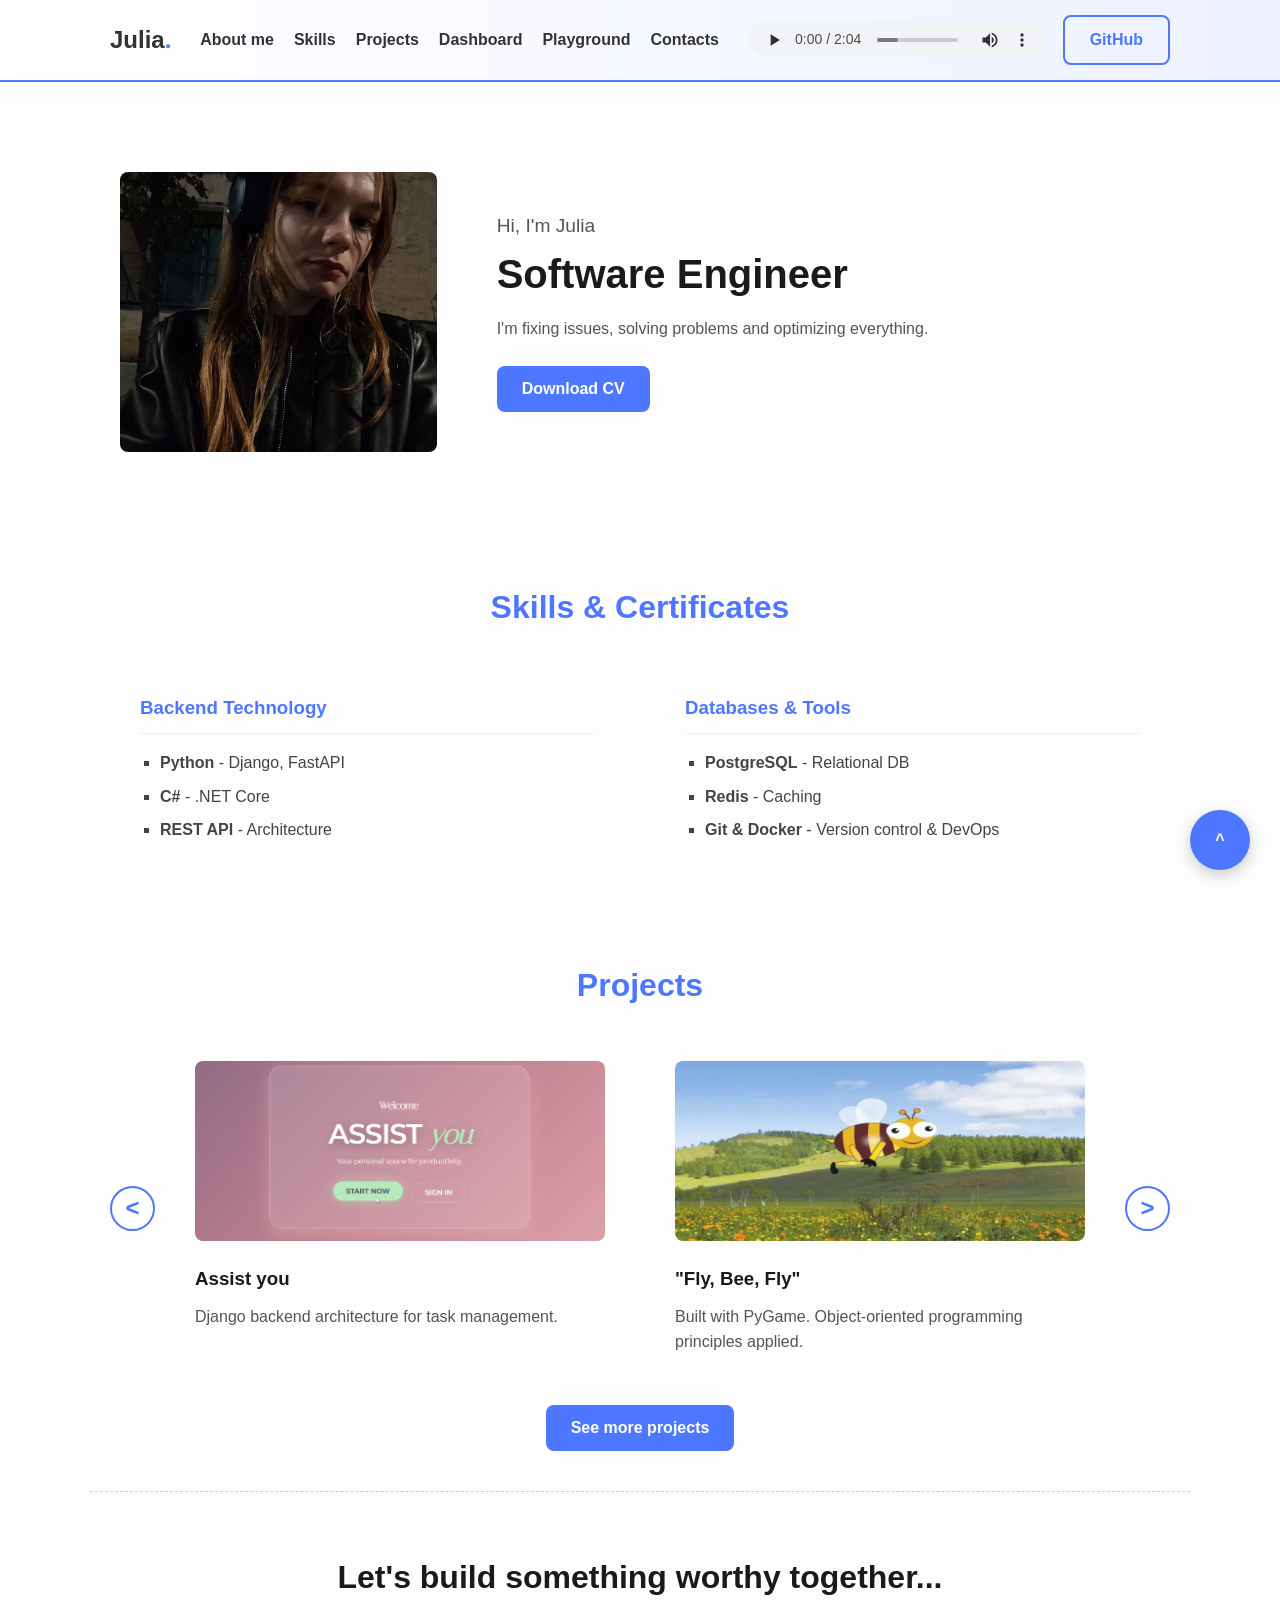
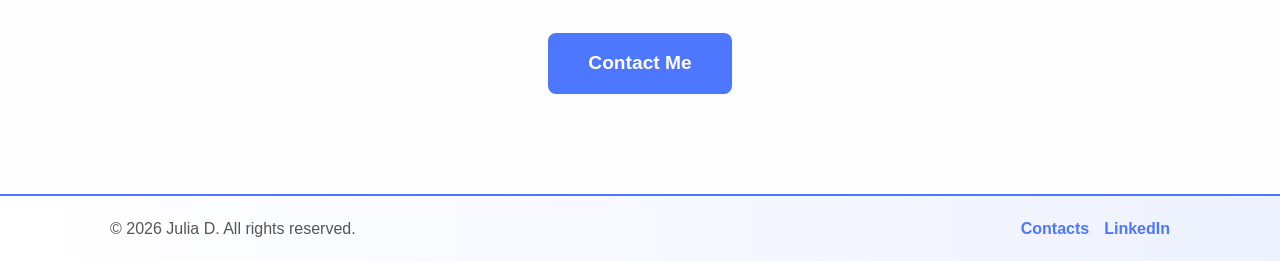
<file: index.html>
<!DOCTYPE html>
<html lang="en">
<head>
    <meta charset="UTF-8">
    <meta name="viewport" content="width=device-width, initial-scale=1.0">
    <meta name="description" content="Portfolio of a Backend Developer">
    <title>Julia D. | Backend Developer</title>
    <link rel="stylesheet" href="style.css">
</head>
<body class="page">

    <header class="header">
        <div class="container header__inner">
            <div class="header__logo">Julia<span>.</span></div>
            
            <nav class="nav">
                <input type="checkbox" id="menu-toggle" class="nav__checkbox">
                
                <label for="menu-toggle" class="nav__sandwich">
                    <span class="nav__sandwich-line"></span>
                    <span class="nav__sandwich-line"></span>
                    <span class="nav__sandwich-line"></span>
                </label>

                <ul class="nav__list">
                    <li class="nav__item"><a href="index.html" class="nav__link">About me</a></li>
                    <li class="nav__item"><a href="index.html#skills" class="nav__link">Skills</a></li>
                    <li class="nav__item"><a href="projects.html" class="nav__link">Projects</a></li>
                    <li class="nav__item"><a href="dashboard.html" class="nav__link">Dashboard</a></li>
                    <li class="nav__item"><a href="playground.html" class="nav__link">Playground</a></li>
                    <li class="nav__item"><a href="contact.html" class="nav__link">Contacts</a></li>
                </ul>
            </nav>

            <div class="header__actions">
                <audio src="media/the_mountain.mp3" controls class="header__player"></audio>
                <a href="https://github.com/Tomorrowllbethere" target="_blank" class="btn btn_outline">GitHub</a>
            </div>
        </div>
    </header>

    <main class="main">
        <section id="about" class="hero container">
            <aside class="hero__image-wrapper accent-outline">
                <img src="image/me.jpg" alt="Profile" class="hero__img">
            </aside>
            <article class="hero__text">
                <p class="hero__greeting">Hi, I'm Julia</p>
                <h1 class="hero__title"><b>Software Engineer</b></h1>
                <p class="hero__desc">I'm fixing issues, solving problems and optimizing everything.</p>
                <div class="hero__btns">
                    <a href="media/tester.pdf" download class="btn btn_primary">Download CV</a>
                </div>
            </article>
        </section>

        <section id="skills" class="skills container">
            <h2 class="section-title">Skills & Certificates</h2>
            <ol class="skills__list">
                <li class="skills__item accent-outline">
                    <h3 class="skills__category-title">Backend Technology</h3>
                    <ul class="skills__sublist">
                        <li class="skills__tech"><b>Python</b> - Django, FastAPI</li>
                        <li class="skills__tech"><b>C#</b> - .NET Core</li>
                        <li class="skills__tech"><b>REST API</b> - Architecture</li>
                    </ul>
                </li>
                <li class="skills__item accent-outline">
                    <h3 class="skills__category-title">Databases & Tools</h3>
                    <ul class="skills__sublist">
                        <li class="skills__tech"><b>PostgreSQL</b> - Relational DB</li>
                        <li class="skills__tech"><b>Redis</b> - Caching</li>
                        <li class="skills__tech"><b>Git & Docker</b> - Version control & DevOps</li>
                    </ul>
                </li>
            </ol>
        </section>

        <section class="projects-preview container">
            <h2 class="section-title">Projects</h2>
            
            <div class="carousel">
                <button class="carousel__btn">&lt;</button>
                
                <div class="carousel__cards">
                    <article class="project-card accent-outline">
                        <img src="image/assist_you_welcome.png" alt="AssistYou" class="project-card__img">
                        <h3 class="project-card__title">Assist you</h3>
                        <p class="project-card__desc"> Django backend architecture for task management.</p>
                    </article>
                    <article class="project-card accent-outline">
                        <img src="image/fly_bee.png" alt="Python Game" class="project-card__img">
                        <h3 class="project-card__title">"Fly, Bee, Fly"</h3>
                        <p class="project-card__desc">Built with PyGame. Object-oriented programming principles applied.</p>
                    </article>
                </div>
                
                <button class="carousel__btn">&gt;</button>
            </div>

            <div class="projects-preview__action">
                <a href="projects.html" class="btn btn_primary">See more projects</a>
            </div>
        </section>

        <section class="cta container">
            <h2 class="cta__title">Let's build something worthy together...</h2>


            <a href="contact.html" class="btn btn_primary btn_large">Contact Me</a>
        </section>
    </main>

    <footer class="footer">
        <div class="container footer__inner">
            <p class="footer__copyright">&copy; 2026 Julia D. All rights reserved.</p>
            <div class="footer__links">
                <a href="contact.html" class="footer__link">Contacts</a>
                <a href="https://www.linkedin.com/in/yuliia-diakiv/" target="_blank" class="footer__link">LinkedIn</a>
            </div>
        </div>
    </footer>
    <a href="#" class="bubble">
    <span class="bubble__icon">^</span>
</a>

</body>
</html>
</file>
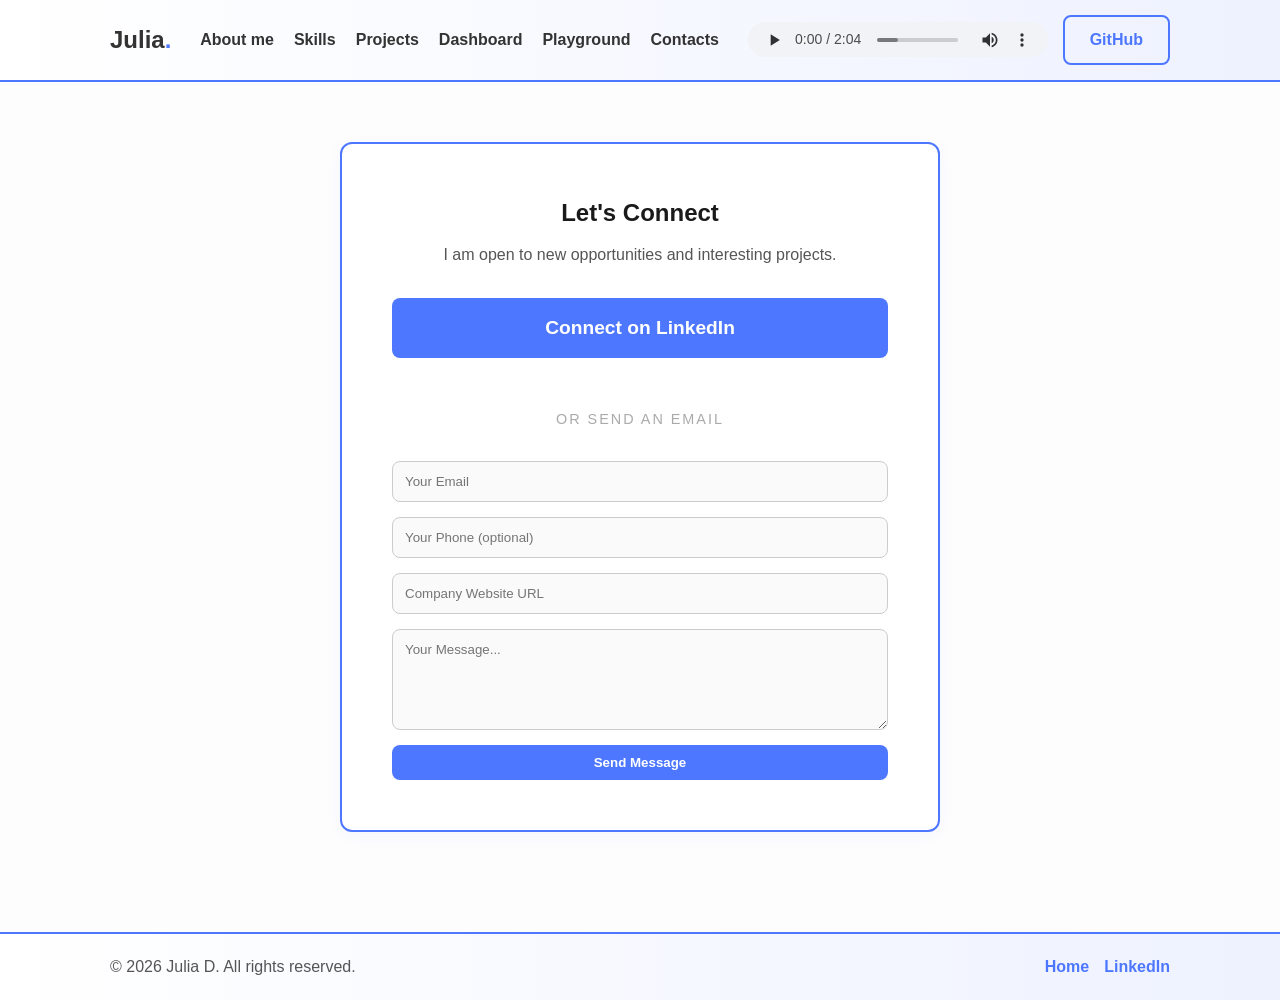
<file: contact.html>
<!DOCTYPE html>
<html lang="en">
<head>
    <meta charset="UTF-8">
    <meta name="viewport" content="width=device-width, initial-scale=1.0">
    <meta name="description" content="Contact Julia D.">
    <title>Contact | Julia K.</title>
    <link rel="stylesheet" href="style.css">
</head>
<body class="page">

    <header class="header">
        <div class="container header__inner">
            <div class="header__logo">Julia<span>.</span></div>
            
           <nav class="nav">
                <input type="checkbox" id="menu-toggle" class="nav__checkbox">
                
                <label for="menu-toggle" class="nav__sandwich">
                    <span class="nav__sandwich-line"></span>
                    <span class="nav__sandwich-line"></span>
                    <span class="nav__sandwich-line"></span>
                </label>

                <ul class="nav__list">
                    <li class="nav__item"><a href="index.html" class="nav__link">About me</a></li>
                    <li class="nav__item"><a href="index.html#skills" class="nav__link">Skills</a></li>
                    <li class="nav__item"><a href="projects.html" class="nav__link">Projects</a></li>
                    <li class="nav__item"><a href="dashboard.html" class="nav__link">Dashboard</a></li>
                    <li class="nav__item"><a href="playground.html" class="nav__link">Playground</a></li>
                    <li class="nav__item"><a href="contact.html" class="nav__link">Contacts</a></li>
                </ul>
            </nav>

            <div class="header__actions">
                <audio src="media/the_mountain.mp3" controls class="header__player"></audio>
                <a href="https://github.com/Tomorrowllbethere" target="_blank" class="btn btn_outline">GitHub</a>
            </div>
        </div>
    </header>

    <main class="contact container">
        <section class="contact__wrapper card-outline">
            <h1 class="contact__title">Let's Connect</h1>
            <p class="contact__desc">I am open to new opportunities and interesting projects.</p>
            
            <a href="https://www.linkedin.com/in/yuliia-diakiv/" target="_blank" class="btn btn_primary btn_large btn_full">
                Connect on LinkedIn
            </a>

            <div class="contact__divider"><span>OR SEND AN EMAIL</span></div>

            <form action="#" class="form">
                <input type="email" placeholder="Your Email" required class="form__input">
                <input type="tel" placeholder="Your Phone (optional)" pattern="[0-9]{10}" class="form__input">
                <input type="url" placeholder="Company Website URL" class="form__input">
                <textarea placeholder="Your Message..." required rows="5" class="form__textarea"></textarea>
                <button type="submit" class="btn btn_primary">Send Message</button>
            </form>
        </section>
    </main>

    <footer class="footer">
        <div class="container footer__inner">
            <p class="footer__copyright">&copy; 2026 Julia D. All rights reserved.</p>
            <div class="footer__links">
                <a href="index.html" class="footer__link">Home</a>
                <a href="https://www.linkedin.com/in/yuliia-diakiv/" target="_blank" class="footer__link">LinkedIn</a>
            </div>
        </div>
    </footer>
    

</body>
</html>
</file>
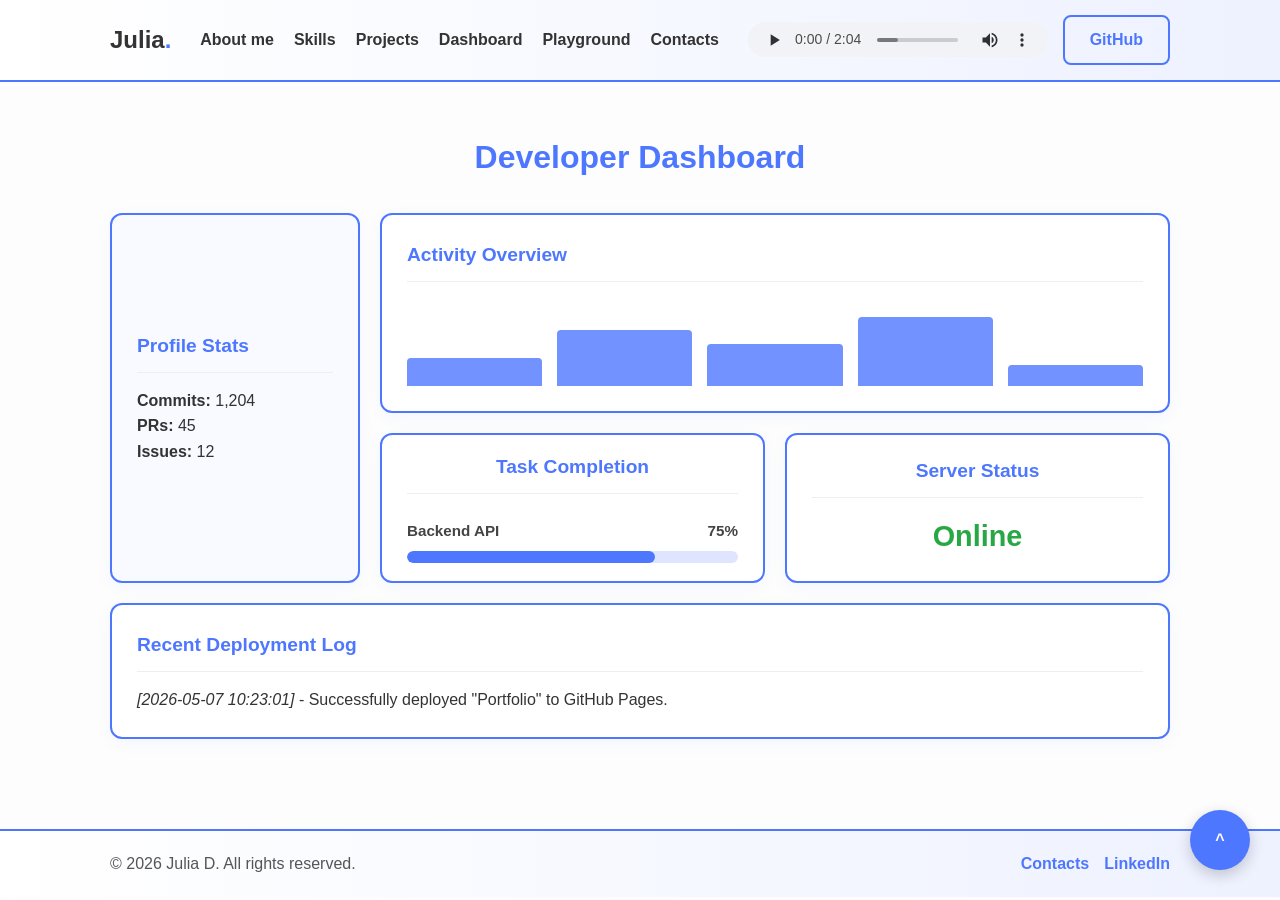
<file: dashboard.html>
<!DOCTYPE html>
<html lang="en">
<head>
    <meta charset="UTF-8">
    <meta name="viewport" content="width=device-width, initial-scale=1.0">
    <title>Dashboard | Julia D.</title>
    <link rel="stylesheet" href="style.css">
</head>
<body class="page">

    <header class="header">
        <div class="container header__inner">
            <div class="header__logo">Julia<span>.</span></div>
            
           <nav class="nav">
                <input type="checkbox" id="menu-toggle" class="nav__checkbox">
                
                <label for="menu-toggle" class="nav__sandwich">
                    <span class="nav__sandwich-line"></span>
                    <span class="nav__sandwich-line"></span>
                    <span class="nav__sandwich-line"></span>
                </label>

                <ul class="nav__list">
                    <li class="nav__item"><a href="index.html" class="nav__link">About me</a></li>
                    <li class="nav__item"><a href="index.html#skills" class="nav__link">Skills</a></li>
                    <li class="nav__item"><a href="projects.html" class="nav__link">Projects</a></li>
                    <li class="nav__item"><a href="dashboard.html" class="nav__link">Dashboard</a></li>
                    <li class="nav__item"><a href="playground.html" class="nav__link">Playground</a></li>
                    <li class="nav__item"><a href="contact.html" class="nav__link">Contacts</a></li>
                </ul>
            </nav>

            <div class="header__actions">
                <audio src="media/the_mountain.mp3" controls class="header__player"></audio>
                <a href="https://github.com/Tomorrowllbethere" target="_blank" class="btn btn_outline">GitHub</a>
            </div>
        </div>
    </header>

    <main class="dashboard container">
        <h1 class="section-title">Developer Dashboard</h1>
        
        <section class="dashboard__grid">
            
            <div class="dashboard__item dashboard__item_sidebar card-outline">
                <h3 class="dashboard__widget-title">Profile Stats</h3>
                <p><strong>Commits:</strong> 1,204</p>
                <p><strong>PRs:</strong> 45</p>
                <p><strong>Issues:</strong> 12</p>
            </div>

            <div class="dashboard__item dashboard__item_main card-outline">
                <h3 class="dashboard__widget-title">Activity Overview</h3>
                <div class="dashboard__mock-chart">
                    <span class="dashboard__bar" style="height: 40%;"></span>
                    <span class="dashboard__bar" style="height: 80%;"></span>
                    <span class="dashboard__bar" style="height: 60%;"></span>
                    <span class="dashboard__bar" style="height: 100%;"></span>
                    <span class="dashboard__bar" style="height: 30%;"></span>
                </div>
            </div>

           <div class="dashboard__item dashboard__item_widget-1 card-outline">
                <h3 class="dashboard__widget-title">Task Completion</h3>
                
                <div class="progress">
                    <div class="progress__header">
                        <span class="progress__name">Backend API</span>
                        <span class="progress__percent">75%</span>
                    </div>
                    <div class="progress__track">
                        <div class="progress__fill" style="width: 75%;"></div>
                    </div>
                </div>
            </div>

            <div class="dashboard__item dashboard__item_widget-2 card-outline">
                <h3 class="dashboard__widget-title">Server Status</h3>
                <p class="dashboard__highlight dashboard__highlight_green">Online</p>
            </div>

            <div class="dashboard__item dashboard__item_bottom card-outline">
                <h3 class="dashboard__widget-title">Recent Deployment Log</h3>
                <p><em>[2026-05-07 10:23:01]</em> - Successfully deployed "Portfolio" to GitHub Pages.</p>
            </div>

        </section>
    </main>

    <footer class="footer">
        <div class="container footer__inner">
            <p class="footer__copyright">&copy; 2026 Julia D. All rights reserved.</p>
            <div class="footer__links">
                <a href="contact.html" class="footer__link">Contacts</a>
                <a href="https://www.linkedin.com/in/yuliia-diakiv/" target="_blank" class="footer__link">LinkedIn</a>
            </div>
        </div>
    </footer>

    <a href="#" class="bubble">
    <span class="bubble__icon">^</span>
    </a>

</body>
</html>
</file>
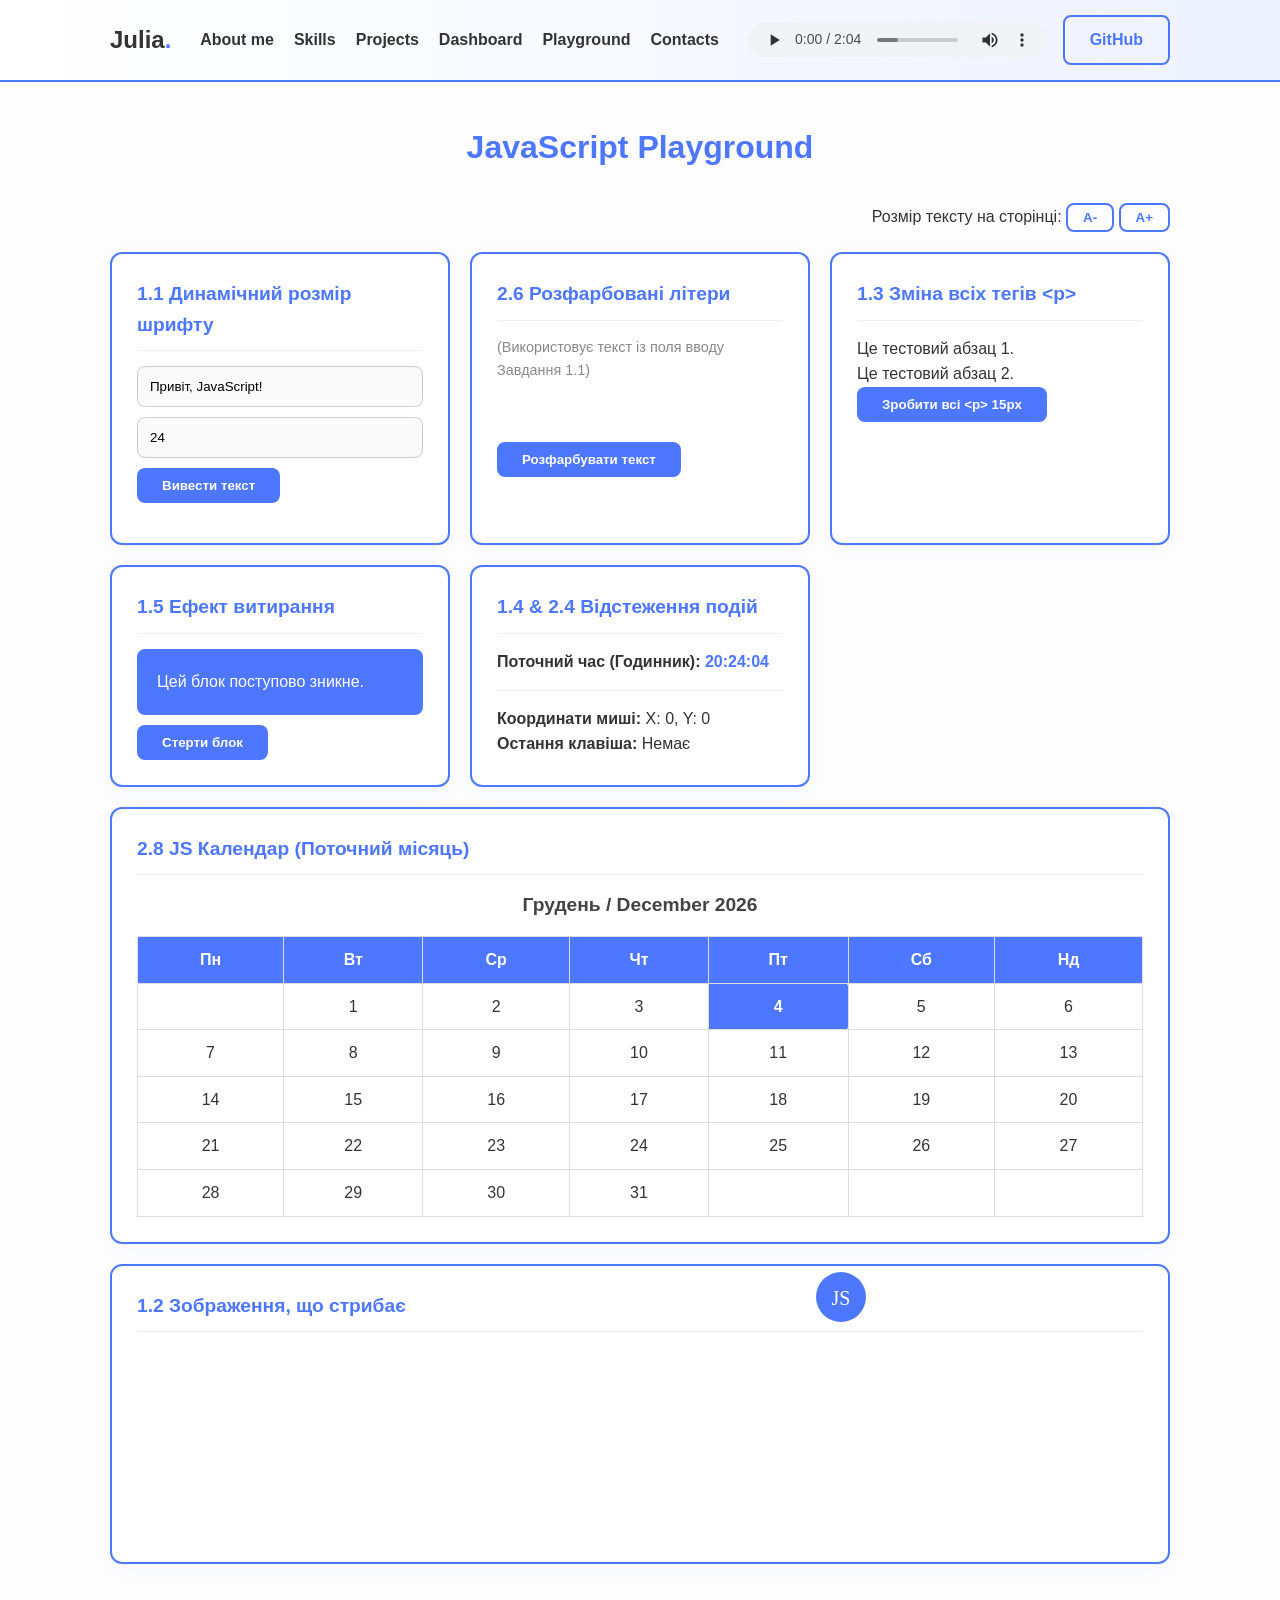
<file: playground.html>
<!DOCTYPE html>
<html lang="uk">
<head>
    <meta charset="UTF-8">
    <meta name="viewport" content="width=device-width, initial-scale=1.0">
    <title>JS Playground | Julia.</title>
    <link rel="stylesheet" href="style.css">
</head>
<body class="page">

    <header class="header">
        <div class="container header__inner">
            <div class="header__logo">Julia<span>.</span></div>
            <nav class="nav">
                <input type="checkbox" id="menu-toggle" class="nav__checkbox">
                <label for="menu-toggle" class="nav__sandwich">
                    <span class="nav__sandwich-line"></span>
                    <span class="nav__sandwich-line"></span>
                    <span class="nav__sandwich-line"></span>
                </label>
                <ul class="nav__list">
                    <li class="nav__item"><a href="index.html" class="nav__link">About me</a></li>
                    <li class="nav__item"><a href="index.html#skills" class="nav__link">Skills</a></li>
                    <li class="nav__item"><a href="projects.html" class="nav__link">Projects</a></li>
                    <li class="nav__item"><a href="dashboard.html" class="nav__link">Dashboard</a></li>
                    <li class="nav__item"><a href="playground.html" class="nav__link">Playground</a></li>
                    <li class="nav__item"><a href="contact.html" class="nav__link">Contacts</a></li>
                </ul>
            </nav>
            <div class="header__actions">
                <audio src="media/the_mountain.mp3" controls class="header__player"></audio>
                <a href="https://github.com/Tomorrowllbethere" target="_blank" class="btn btn_outline">GitHub</a>
            </div>
        </div>
    </header>

    <main class="main container">
        <h1 class="section-title" style="margin-top: 40px;">JavaScript Playground</h1>
        
        <div style="text-align: right; margin-bottom: 20px;">
            <span>Розмір тексту на сторінці: </span>
            <button id="btn-text-minus" class="btn btn_outline" style="padding: 5px 15px;">A-</button>
            <button id="btn-text-plus" class="btn btn_outline" style="padding: 5px 15px;">A+</button>
        </div>

        <div class="lab-grid">
            
            <div class="card-outline lab-card">
                <h3 class="lab-card__title">1.1 Динамічний розмір шрифту</h3>
                <input type="text" id="text-input" class="form__input" value="Привіт, JavaScript!" placeholder="Введіть текст">
                <input type="number" id="size-input" class="form__input" value="24" style="margin-top: 10px;" placeholder="Розмір (px)">
                <button id="btn-generate-text" class="btn btn_primary" style="margin-top: 10px;">Вивести текст</button>
                <div id="output-1-1" style="margin-top: 15px;"></div>
            </div>

            <div class="card-outline lab-card">
                <h3 class="lab-card__title">2.6 Розфарбовані літери</h3>
                <p style="font-size: 0.9rem; color: #888; margin-bottom: 10px;">(Використовує текст із поля вводу Завдання 1.1)</p>
                
                <div id="colored-text-container" style="font-size: 1.5rem; font-weight: bold; margin-bottom: 15px; min-height: 35px;"></div>
                <button id="btn-color-text" class="btn btn_primary">Розфарбувати текст</button>
            </div>


            <div class="card-outline lab-card">
                <h3 class="lab-card__title">1.3 Зміна всіх тегів &lt;p&gt;</h3>
                <p class="target-paragraph">Це тестовий абзац 1.</p>
                <p class="target-paragraph">Це тестовий абзац 2.</p>
                <div>
                    <button id="btn-change-p" class="btn btn_primary">Зробити всі &lt;p&gt; 15px</button>
                    <button id="btn-reset-p" class="btn btn_outline" style="display: none;">Повернути розмір</button>
                </div>
            </div>

            <div class="card-outline lab-card">
                <h3 class="lab-card__title">1.5 Ефект витирання</h3>
                <div id="fade-box" style="background-color: #4e77ff; color: white; padding: 20px; border-radius: 8px; margin-bottom: 10px;">
                    Цей блок поступово зникне.
                </div>
                <div>
                    <button id="btn-fade" class="btn btn_primary">Стерти блок</button>
                    <button id="btn-reset-fade" class="btn btn_outline" style="display: none;">Відновити блок</button>
                </div>
            </div>

            <div class="card-outline lab-card">
                <h3 class="lab-card__title">1.4 & 2.4 Відстеження подій</h3>
                <p><strong>Поточний час (Годинник):</strong> <span id="clock" style="color: #4e77ff; font-weight: bold;"></span></p>
                <hr style="margin: 15px 0; border: 0; border-top: 1px solid #eee;">
                <p><strong>Координати миші:</strong> <span id="mouse-coords">X: 0, Y: 0</span></p>
                <p><strong>Остання клавіша:</strong> <span id="keyboard-key">Немає</span></p>
            </div>

            <div class="card-outline lab-card" style="grid-column: 1 / -1;">
                <h3 class="lab-card__title">2.8 JS Календар (Поточний місяць)</h3>
                <div id="calendar-container"></div>
            </div>

            <div class="card-outline lab-card" style="grid-column: 1 / -1; height: 300px; position: relative; overflow: hidden;" id="jump-container">
                <h3 class="lab-card__title" style="position: relative; z-index: 10;">1.2 Зображення, що стрибає</h3>
                <img id="jumping-img" src="data:image/svg+xml;utf8,<svg xmlns='http://www.w3.org/2000/svg' viewBox='0 0 100 100'><circle cx='50' cy='50' r='50' fill='%234e77ff'/><text x='50' y='65' font-size='40' text-anchor='middle' fill='white'>JS</text></svg>" alt="JS" style="width: 50px; height: 50px; position: absolute; top: 50px; left: 50px; transition: top 0.2s, left 0.2s;">
            </div>

        </div>
    </main>

    <script src="js/play.js"></script>
</body>
</html>
</file>
<file: style.css>
/* =========================================
   ГЛОБАЛЬНІ СТИЛІ ТА ЗМІННІ
   ========================================= */
* {
    margin: 0;
    padding: 0;
    box-sizing: border-box;
    font-family: 'Segoe UI', Tahoma, Geneva, Verdana, sans-serif;
}

.page {
    background-color: #fdfdfd;
    color: #333333;
    line-height: 1.6;
}

.container {
    max-width: 1100px;
    margin: 0 auto;
    padding: 0 20px;
}

.section-title {
    font-size: 2rem;
    margin-bottom: 30px;
    color: #4e77ff;
    text-align: center;
}

/* Модифікатор-обгортка для карток */
.card-outline {
    border: 2px solid #4e77ff;
    border-radius: 12px;
    background-color: #ffffff;
    box-shadow: 0 4px 15px rgba(78, 119, 255, 0.05);
    /* Використовуємо cubic-bezier для ефекту легкого "пружинення" */
    transition: transform 0.3s cubic-bezier(0.175, 0.885, 0.32, 1.275), 
                box-shadow 0.3s ease, 
                border-color 0.3s ease;
}

.card-outline:hover {
    transform: translateY(-5px) scale(1.02); /* Підіймається і трохи збільшується */
    box-shadow: 0 12px 30px rgba(78, 119, 255, 0.2); /* Тінь стає об'ємнішою */
    border-color: #3b5bdb; /* Контур стає трохи темнішим/акцентнішим */
}

/* =========================================
   БЛОКИ 
   ========================================= */

.header {
    border-bottom: 2px solid #4e77ff;
    padding: 15px 0;
    background: linear-gradient(90deg, #ffffff 0%, #eef2ff 100%);
    position: sticky;
    top: 0;
    z-index: 100;
}
.header__inner {
    display: flex;
    justify-content: space-between;
    align-items: center;
}
.header__logo {
    font-size: 1.5rem;
    font-weight: bold;
}
.header__logo span {
    color: #4e77ff;
}
.header__actions {
    display: flex;
    align-items: center;
    gap: 15px;
}
.header__player {
    height: 35px;
    outline: none;
    opacity: 0.8;
    transition: 0.3s;
}
.header__player:hover { opacity: 1; }

/* --- NAV --- */
.nav__list {
    display: flex;
    list-style: none;
    gap: 20px;
    align-items: center;
}
.nav__link {
    text-decoration: none;
    color: #333;
    font-weight: bold;
    transition: 0.3s;
}
.nav__link:hover { color: #4e77ff; }

.nav__checkbox { 
    display: none; 
}
.nav__sandwich {
    display: none; 
    cursor: pointer;
    flex-direction: column;
    gap: 5px;
    z-index: 101; 
}
.nav__sandwich-line {
    width: 25px;
    height: 3px;
    background-color: #333;
    border-radius: 2px;
    transition: transform 0.3s ease, opacity 0.3s ease; 
}

/* --- BUTTONS --- */
.btn {
    padding: 10px 25px;
    border-radius: 8px;
    font-weight: bold;
    text-decoration: none;
    display: inline-block;
    cursor: pointer;
    transition: 0.3s;
    text-align: center;
    border: none;
}
.btn_outline {
    border: 2px solid #4e77ff;
    color: #4e77ff;
    background: transparent;
}
.btn_outline:hover { background: #4e77ff; color: #fff; }
.btn_primary { background-color: #4e77ff; color: #fff; }
.btn_primary:hover { background-color: #3b5bdb; }
.btn_large { font-size: 1.2rem; padding: 15px 40px; }
.btn_full { width: 100%; margin-bottom: 20px; }

/* --- HERO SECTION --- */
.hero {
    display: grid;
    grid-template-columns: 1fr 2fr;
    gap: 50px;
    align-items: center;
    padding: 80px 20px;
}
.hero__image-wrapper { width: 100%; height: 300px; overflow: hidden; padding: 10px; }
.hero__img { width: 100%; height: 100%; object-fit: cover; border-radius: 8px; }
.hero__greeting { color: #555; font-size: 1.2rem; }
.hero__title { font-size: 2.5rem; color: #1a1a1a; margin-bottom: 10px; }
.hero__desc { margin-bottom: 25px; color: #555; }

/* --- SKILLS --- */
.skills { padding: 40px 20px; }
.skills__list {
    display: grid;
    grid-template-columns: repeat(2, 1fr);
    gap: 30px;
    list-style: none;
}
.skills__item { padding: 30px; }
.skills__category-title { color: #4e77ff; margin-bottom: 15px; border-bottom: 1px solid #eee; padding-bottom: 10px; }
.skills__sublist { list-style-type: square; padding-left: 20px; color: #444; line-height: 1.8; }
.skills__tech { margin-bottom: 5px; }

/* --- PROJECTS PREVIEW --- */
.projects-preview { padding: 40px 20px; }
.carousel { display: flex; align-items: center; gap: 20px; margin-bottom: 30px; }
.carousel__btn {
    background: #fff; border: 2px solid #4e77ff; color: #4e77ff;
    font-size: 1.5rem; font-weight: bold; width: 45px; height: 45px;
    border-radius: 50%; cursor: pointer; transition: 0.3s; flex-shrink: 0;
}
.carousel__btn:hover { background: #4e77ff; color: #fff; }

.carousel__cards {
    display: grid;
    grid-template-columns: repeat(2, 1fr);
    gap: 30px;
    flex-grow: 1;
}
.project-card { padding: 20px; }
.project-card__img { width: 100%; height: 180px; object-fit: cover; border-radius: 8px; margin-bottom: 15px; opacity: 0.9; transition: 0.3s; }
.project-card:hover .project-card__img { opacity: 1; }
.project-card__title { color: #1a1a1a; margin-bottom: 10px; }
.project-card__desc { color: #555; }
.projects-preview__action { text-align: center; }

/* --- PROJECTS PAGE --- */
.projects { padding: 50px 20px; }
.projects__title { text-align: center; margin-bottom: 40px; color: #1a1a1a; font-size: 2.5rem; }

.project {
    display: grid;
    grid-template-columns: 1fr 1fr;
    gap: 30px;
    padding: 30px;
    margin-bottom: 40px;
    align-items: center;
}
.project__video, .project__iframe { width: 100%; border-radius: 8px; border: 1px solid #ddd; min-height: 250px; }
.project__subtitle { color: #4e77ff; font-size: 1.8rem; margin-bottom: 15px; }
.project__desc, .project__meta { margin-bottom: 15px; color: #555; }
.project__meta { font-size: 0.9rem; color: #888; font-style: italic; }

.game-board { border-collapse: collapse; width: 250px; height: 250px; margin: 0 auto; }
.game-board__cell { border: 3px solid #4e77ff; width: 33.33%; height: 33.33%; text-align: center; font-size: 2.5rem; font-weight: bold; cursor: pointer; color: #333; }
.game-board__cell:hover { background-color: #f0f4ff; }

/* --- CONTACT PAGE --- */
.contact { display: flex; justify-content: center; padding: 60px 20px; }
.contact__wrapper { padding: 50px; width: 100%; max-width: 600px; text-align: center; }
.contact__title { color: #1a1a1a; margin-bottom: 10px; }
.contact__desc { color: #555; margin-bottom: 30px; }
.contact__divider { margin: 30px 0; color: #aaa; font-size: 0.9rem; letter-spacing: 2px; }

.form {
    display: grid;
    grid-template-columns: 1fr;
    gap: 15px;
}
.form__input, .form__textarea {
    width: 100%; padding: 12px; border: 1px solid #ccc;
    border-radius: 8px; background-color: #fafafa;
}
.form__input:focus, .form__textarea:focus { outline: none; border-color: #4e77ff; background-color: #fff; }

.cta { text-align: center; padding: 60px 20px; border-top: 1px dashed #ccc; }
.cta__title { font-size: 2rem; margin-bottom: 30px; color: #1a1a1a; }

/* --- FOOTER --- */
.footer { border-top: 2px solid #4e77ff; padding: 20px 0; margin-top: 40px; background: linear-gradient(90deg, #ffffff 0%, #eef2ff 100%); }
.footer__inner { display: flex; justify-content: space-between; align-items: center; }
.footer__copyright { color: #555; }
.footer__links { display: flex; gap: 15px; }
.footer__link { color: #4e77ff; text-decoration: none; font-weight: bold; }

/* --- FIXED BUBBLE BTN --- */
.bubble {
    position: fixed;
    bottom: 30px;
    right: 30px;
    width: 60px;
    height: 60px;
    background-color: #4e77ff;
    color: white;
    border-radius: 50px; 
    display: flex;
    align-items: center;
    justify-content: center;
    text-decoration: none;
    font-weight: bold;
    box-shadow: 0 5px 15px rgba(0,0,0,0.2);
    transition: height 0.3s ease, background-color 0.3s ease;
    z-index: 1000;
}
.bubble:hover {
    height: 100px; 
    background-color: #3b5bdb;
}

/* --- DASHBOARD --- */
.dashboard { padding: 50px 20px; }
.dashboard__grid {
    display: grid;
    grid-template-columns: 250px 1fr 1fr;
    grid-template-rows: 200px 150px auto;
    gap: 20px;
    grid-template-areas: 
        "sidebar main-stat main-stat"
        "sidebar widget-1 widget-2"
        "bottom bottom bottom";
}
.dashboard__item { padding: 25px; display: flex; flex-direction: column; justify-content: center; }
.dashboard__item_sidebar { grid-area: sidebar; background-color: #f8faff; }
.dashboard__item_main { grid-area: main-stat; }
.dashboard__item_widget-1 { grid-area: widget-1; text-align: center; }
.dashboard__item_widget-2 { grid-area: widget-2; text-align: center; }
.dashboard__item_bottom { grid-area: bottom; }
.dashboard__widget-title { color: #4e77ff; margin-bottom: 15px; font-size: 1.2rem; border-bottom: 1px solid #eee; padding-bottom: 10px; }
.dashboard__highlight { font-size: 1.8rem; font-weight: bold; color: #333; }
.dashboard__highlight_green { color: #28a745; }

.dashboard__mock-chart { display: flex; align-items: flex-end; gap: 15px; height: 100px; padding-top: 20px; }
.dashboard__bar { flex: 1; background-color: #4e77ff; border-radius: 4px 4px 0 0; opacity: 0.8; transition: 0.3s; }
.dashboard__bar:hover { opacity: 1; transform: scaleY(1.05); transform-origin: bottom; }

.progress {
    width: 100%;
    margin-top: 10px;
}

/* PROGRESS BAR */
.progress__header {
    display: flex;
    justify-content: space-between;
    margin-bottom: 8px;
    font-size: 0.95rem;
    font-weight: bold;
    color: #444;
}

.progress__track {
    width: 100%;
    height: 12px;
    background-color: #e0e5ff;
    border-radius: 6px;
    overflow: hidden; 
}

.progress__fill {
    height: 100%;
    background-color: #4e77ff;
    border-radius: 6px;
    /* Анімація плавного заповнення */
    animation: fill-bar 1.5s ease-out forwards;
    transform-origin: left; /* Анімація починається з лівого краю */
}

/* CSS-анімація (від 0 до зазначеної в HTML ширини) */
@keyframes fill-bar {
    0% { transform: scaleX(0); }
    100% { transform: scaleX(1); }
}

/*========================================= 
JS PLAYGROUND
========================================= */
.lab-grid {
    display: grid;
    grid-template-columns: repeat(auto-fit, minmax(300px, 1fr));
    gap: 20px;
    margin-bottom: 60px;
}
.lab-card { padding: 25px; }
.lab-card__title { color: #4e77ff; margin-bottom: 15px; border-bottom: 1px solid #eee; padding-bottom: 10px; font-size: 1.2rem; }

/* Стилі для JS Календаря */
.calendar-table { width: 100%; border-collapse: collapse; text-align: center; }
.calendar-table th { background-color: #4e77ff; color: white; padding: 10px; border: 1px solid #ddd; }
.calendar-table td { padding: 10px; border: 1px solid #ddd; }
.calendar-table td:hover { background-color: #f0f4ff; cursor: pointer; }


/* =========================================
   МЕДІА-ЗАПИТИ (АДАПТИВНІСТЬ)
   ========================================= */

@media (max-width: 768px) {
    .main { padding-bottom: 120px; }

    .hero, .skills__list, .carousel__cards, .project, .dashboard__grid {
        grid-template-columns: 1fr;
        text-align: center;
    }
    
    .dashboard__grid {
        grid-template-rows: auto;
        grid-template-areas: 
            "sidebar"
            "main-stat"
            "widget-1"
            "widget-2"
            "bottom";
    }

    .header { position: relative; }
    .header__inner { 
        flex-direction: row; 
        flex-wrap: wrap; 
        justify-content: space-between; 
    }
    
    .header__actions {
        width: 100%;
        justify-content: center;
        margin-top: 15px;
        flex-wrap: wrap; 
    }
    .header__player { max-width: 150px; }
    
    .nav__list { flex-wrap: wrap; justify-content: center; }
    .carousel__btn { display: none; }
    .footer__inner { flex-direction: column; gap: 15px; }

    .project { gap: 20px; padding: 20px; }
    .project__video, .project__iframe {
        min-height: auto;
        aspect-ratio: 16 / 9; 
        width: 100%; 
        height: auto;
    }

    .bubble {
        width: 50px;
        height: 50px;
        bottom: 20px;
        right: 20px;
    }
    .bubble:hover { height: 80px; }
}

/*  для ширини 320px (Меню "Sandwich") */
@media (max-width: 320px) {
    .nav__sandwich {
        display: flex;
    }
    .nav__list {
        display: none; 
        flex-direction: column;
        position: absolute;
        top: 100%; 
        left: 0;
        width: 100%;
        background: #ffffff;
        border-bottom: 2px solid #4e77ff;
        padding: 20px 0;
        text-align: center;
        box-shadow: 0 10px 15px rgba(0,0,0,0.1);
        z-index: 99;
    }
    .nav__checkbox:checked ~ .nav__list {
        display: flex;
    }
    .nav__checkbox:checked + .nav__sandwich .nav__sandwich-line:nth-child(1) {
        transform: translateY(8px) rotate(45deg);
    }
    .nav__checkbox:checked + .nav__sandwich .nav__sandwich-line:nth-child(2) {
        opacity: 0; 
    }
    .nav__checkbox:checked + .nav__sandwich .nav__sandwich-line:nth-child(3) {
        transform: translateY(-8px) rotate(-45deg);
    }
}
</file>
